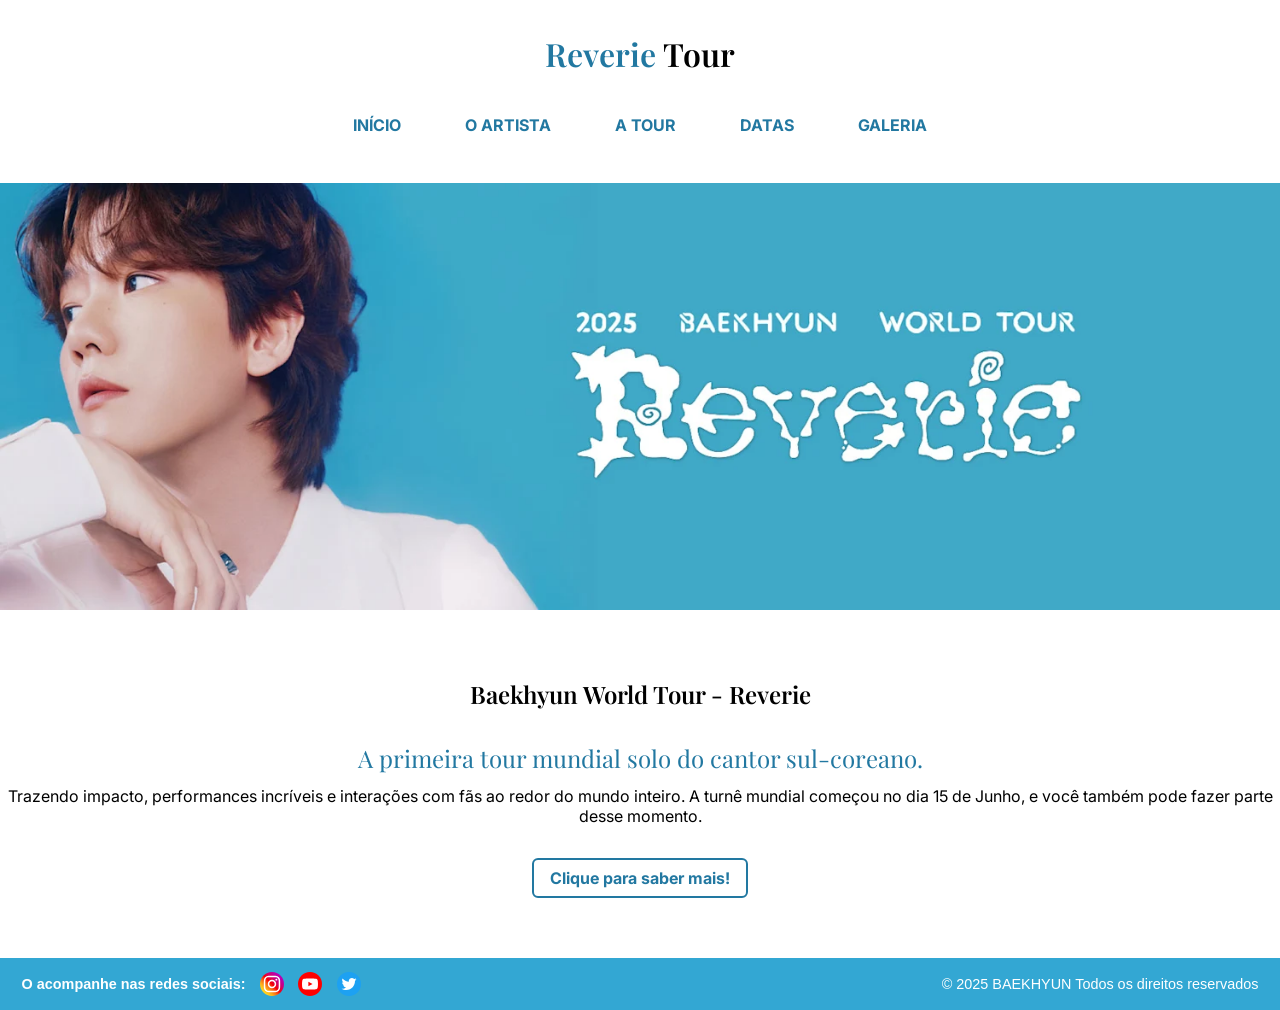
<file: index.html>
<!DOCTYPE html>
<html lang="pt-br">
<head>
  <meta charset="UTF-8">
  <meta name="viewport" content="width=device-width, initial-scale=1.0">
  <link href="https://fonts.googleapis.com/css2?family=Inter:wght@100..900&family=Playfair+Display:wght@400..900&display=swap" rel="stylesheet">
  <title>Baekhyun Tour</title>
  <link rel="stylesheet" href="./css/main.css">

</head>
<body>
  <header class="cabecalho">
    <!-- PRIMEIRO BLOCO: menu hamburguer + título -->
    <div class="container">
      <input type="checkbox" id="menu" class="container_botao">
      <label for="menu" class="container_rotulo">
        <span class="nav_bar_menu_hamburguer container_imagem"></span>
      </label>

      <!-- Menu lateral -->
      <ul class="lista_menu">
        <li class="lista_menu_titulo">Categorias</li>
        <li class="lista_menu_item"><a href="#" class="lista_menu_link">Início</a></li>
        <li class="lista_menu_item"><a href="artista.html" class="lista_menu_link">O Artista</a></li>
        <li class="lista_menu_item"><a href="tour.html" class="lista_menu_link">A Tour</a></li>
        <li class="lista_menu_item"><a href="datas.html" class="lista_menu_link">Datas</a></li>
        <li class="lista_menu_item"><a href="galeria.html" class="lista_menu_link">Galeria</a></li>
      </ul>

      <h2 class="container_titulo"><span class="container_titulo_destaque">Reverie</span> Tour</h2>
    </div>

    <!-- SEGUNDO BLOCO: opções do menu no desktop -->
    <div class="opcoes">
      <input type="checkbox" id="opcoes_menu" class="opcoes_botao">
      <label for="opcoes_menu" class="opcoes_rotulo">Categorias</label>

      <ul class="lista_menu">
        <li class="lista_menu_item"><a href="#" class="lista_menu_link">Início</a></li>
        <li class="lista_menu_item"><a href="artista.html" class="lista_menu_link">O Artista</a></li>
        <li class="lista_menu_item"><a href="tour.html" class="lista_menu_link">A Tour</a></li>
        <li class="lista_menu_item"><a href="datas.html" class="lista_menu_link">Datas</a></li>
        <li class="lista_menu_item"><a href="galeria.html" class="lista_menu_link">Galeria</a></li>
      </ul>

      <a href="datas.html" class="opcoes_link">Comprar</a>
    </div>

    <!-- TERCEIRO BLOCO: ícone de compras -->
    <div class="container">
      <a href="datas.html" class="container_link">
        <img src="./recursos/imagens/compras.svg" alt="Minhas compras" class="container_imagem">
        <p class="container_texto">Comprar Ingressos</p>
      </a>
    </div>
  </header>

  <main>
    <section id="hero">
      <div class="container_hero">
        <div class="img_hero">
          <img src="./recursos/imagens/hero-section-baekhyun.webp" alt="Banner da tour do Baekhyun" class="img_hero_imagem">
        </div>
        <div class="info_hero">
          <h1 class="titulo_hero">Baekhyun World Tour - Reverie</h1>
          <h2 class="subtitulo_hero">A primeira tour mundial solo do cantor sul-coreano.</h2>
          <p class="p_hero">Trazendo impacto, performances incríveis e interações com fãs ao redor do mundo inteiro. A turnê mundial começou no dia 15 de Junho, e você também pode fazer parte desse momento.</p>
            <div class="hero_saber_mais">
                <a href="tour.html" class="link_hero">Clique para saber mais!</a>
            </div>
        </div>
      </div>
    </section>
  </main>

  <footer>
    <div class="footer_container">
      <div class="footer_container_redes">
        <p>O acompanhe nas redes sociais:</p>
        <a href="https://www.instagram.com/baekhyunee_exo/" target="_blank">
          <img src="./recursos/imagens/icone-instagram.svg" alt="Ícone Instagram" width="24" height="24">
        </a>
        <a href="https://www.youtube.com/@INB100_official" target="_blank">
          <img src="./recursos/imagens/icone-youtube.svg" alt="Ícone YouTube" width="24" height="24">
        </a>
        <a href="https://x.com/BAEKHYUN_INB100" target="_blank">
          <img src="./recursos/imagens/icone-twitter.svg" alt="Ícone Twitter" width="24" height="24">
        </a>
      </div>
      <div class="footer_container_direitos">
        <p>© 2025 BAEKHYUN Todos os direitos reservados</p>
      </div>
    </div>
  </footer>
</body>
</html>
</file>
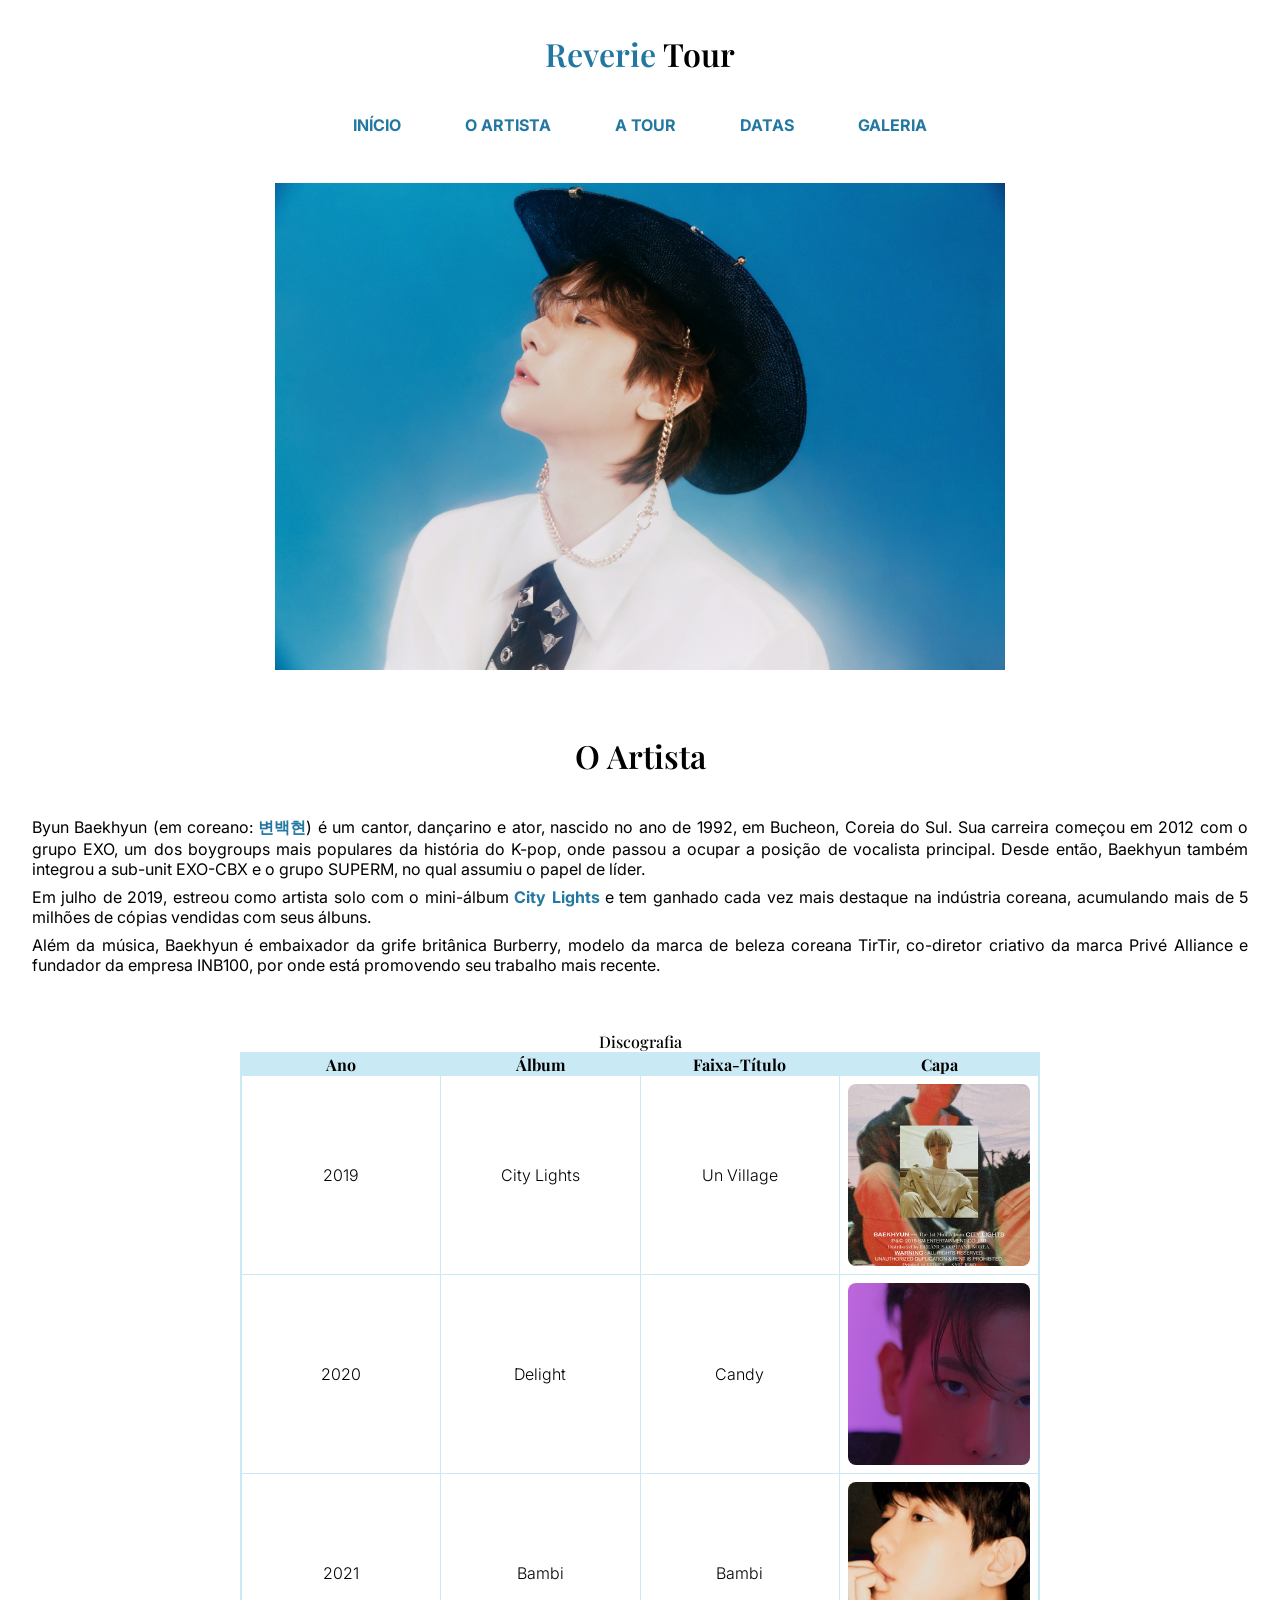
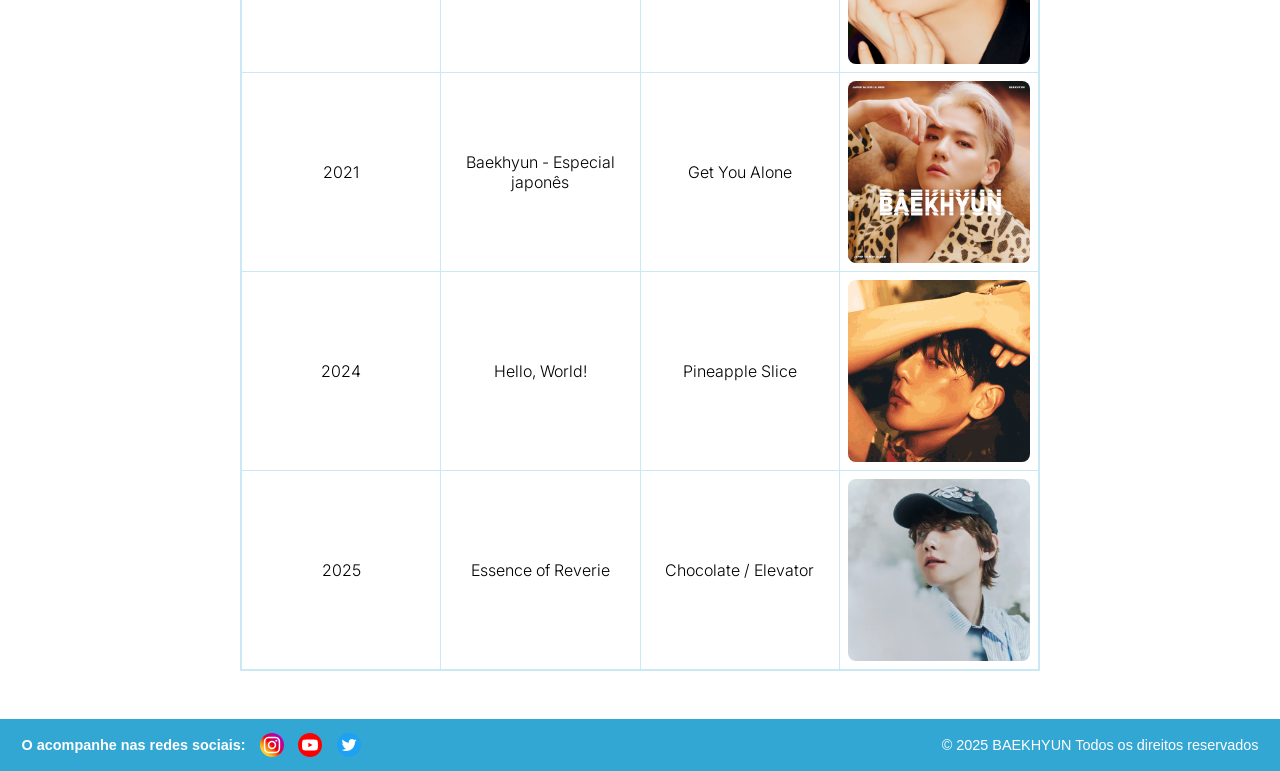
<file: artista.html>
<!DOCTYPE html>
<html lang="pt-br">
<head>
    <meta charset="UTF-8">
    <meta name="viewport" content="width=device-width, initial-scale=1.0">
    <link href="https://fonts.googleapis.com/css2?family=Inter:wght@100..900&family=Playfair+Display:wght@400..900&display=swap" rel="stylesheet">
    <title>Baekhyun Tour</title>
    <link rel="stylesheet" href="./css/main.css">
</head>
<body>
    <header class="cabecalho">
        <!-- PRIMEIRO BLOCO: menu hamburguer + título -->
        <div class="container">
            <input type="checkbox" id="menu" class="container_botao">
            <label for="menu" class="container_rotulo">
                <span class="nav_bar_menu_hamburguer container_imagem"></span>
            </label>

            <!-- Menu lateral -->
            <ul class="lista_menu">
                <li class="lista_menu_titulo">Categorias</li>
                <li class="lista_menu_item"><a href="index.html" class="lista_menu_link">Início</a></li>
                <li class="lista_menu_item"><a href="artista.html" class="lista_menu_link">O Artista</a></li>
                <li class="lista_menu_item"><a href="tour.html" class="lista_menu_link">A Tour</a></li>
                <li class="lista_menu_item"><a href="datas.html" class="lista_menu_link">Datas</a></li>
                <li class="lista_menu_item"><a href="galeria.html" class="lista_menu_link">Galeria</a></li>
            </ul>

            <h2 class="container_titulo"><span class="container_titulo_destaque">Reverie</span> Tour</h2>
        </div>

        <!-- SEGUNDO BLOCO: opções do menu no desktop -->
        <div class="opcoes">
            <input type="checkbox" id="opcoes_menu" class="opcoes_botao">
            <label for="opcoes_menu" class="opcoes_rotulo">Categorias</label>

            <ul class="lista_menu">
                <li class="lista_menu_item"><a href="index.html" class="lista_menu_link">Início</a></li>
                <li class="lista_menu_item"><a href="artista.html" class="lista_menu_link">O Artista</a></li>
                <li class="lista_menu_item"><a href="tour.html" class="lista_menu_link">A Tour</a></li>
                <li class="lista_menu_item"><a href="datas.html" class="lista_menu_link">Datas</a></li>
                <li class="lista_menu_item"><a href="galeria.html" class="lista_menu_link">Galeria</a></li>
            </ul>

            <a href="datas.html" class="opcoes_link">Comprar</a>
        </div>

        <!-- TERCEIRO BLOCO: ícone de compras -->
        <div class="container">
            <a href="datas.html" class="container_link">
                <img src="./recursos/imagens/compras.svg" alt="Minhas compras" class="container_imagem">
                <p class="container_texto">Comprar Ingressos</p>
            </a>
            </div>
    </header>
    <main>
        <div class="container_artista">
            <img src="./recursos/imagens/img-baekhyun-pag-artista.jpg" alt="Foto conceitual do artista Baekhyun usando um chapéu"  class="img_pag_artista">
            <h1 id="titulo_artista">O Artista</h1>
            <p>Byun Baekhyun (em coreano: <span class="destaque_texto_artista">변백현</span>) é um cantor, dançarino e ator, nascido no ano de 1992, em Bucheon, Coreia do Sul. Sua carreira começou em 2012 com o grupo EXO, um dos boygroups mais populares da história do K-pop, onde passou a ocupar a posição de vocalista principal. Desde então, Baekhyun também integrou a sub-unit EXO-CBX e o grupo SUPERM, no qual assumiu o papel de líder.</p>
            <p>Em julho de 2019, estreou como artista solo com o mini-álbum <span class="destaque_texto_artista">City Lights</span> e tem ganhado cada vez mais destaque na indústria coreana, acumulando mais de 5 milhões de cópias vendidas com seus álbuns.</p>
            <p>Além da música, Baekhyun é embaixador da grife britânica Burberry, modelo da marca de beleza coreana TirTir, co-diretor criativo da marca Privé Alliance e fundador da empresa INB100, por onde está promovendo seu trabalho mais recente.</p>
        </div>

        <div class="container_tabela">
            <table class="discografia_baekhyun">
                <caption id="legenda_discografia">Discografia</caption>
                <thead class="titulos_tabela">
                    <tr>
                        <th>Ano</th>
                        <th>Álbum</th>
                        <th>Faixa-Título</th>
                        <th>Capa</th>
                    </tr>
                </thead>
                <tbody>
                    <tr class="linha_tabela">
                        <td>2019</td>
                        <td>City Lights</td>
                        <td>Un Village</td>
                        <td class=tabela_capa><img src="./recursos/imagens/city-lights-capa.png" alt="Capa do álbum City Lights" width="100"></td>
                    </tr>
                    <tr class="linha_tabela">
                        <td>2020</td>
                        <td>Delight</td>
                        <td>Candy</td>
                        <td class="tabela_capa"><img src="./recursos/imagens/delight-capa.jpg" alt="Capa do álbum Delight" width="100"></td>
                    </tr>
                    <tr class="linha_tabela">
                        <td>2021</td>
                        <td>Bambi</td>
                        <td>Bambi</td>
                        <td class="tabela_capa"><img src="./recursos/imagens/bambi-capa.png" alt="Capa do álbum Bambi" width="100"></td>
                    </tr>
                    <tr class="linha_tabela">
                        <td>2021</td>
                        <td>Baekhyun - Especial japonês</td>
                        <td>Get You Alone</td>
                        <td class="tabela_capa"><img src="./recursos/imagens/baekhyun-jap-capa.png" alt="Capa do álbum japonês intitulado Baekhyun" width="100"></td>
                    </tr>
                    <tr class="linha_tabela">
                        <td>2024</td>
                        <td>Hello, World!</td>
                        <td>Pineapple Slice</td>
                        <td class="tabela_capa"><img src="./recursos/imagens/hello-world-capa.png" alt="Capa do álbum Hello, World!" width="100"></td>
                    </tr>
                    <tr class="linha_tabela">
                        <td>2025</td>
                        <td>Essence of Reverie</td>
                        <td>Chocolate / Elevator</td>
                        <td class="tabela_capa"><img src="./recursos/imagens/essence-reverie-capa.webp" alt="Capa do álbum Essence of Reverie" width="100"></td>
                    </tr>
                </tbody>
            </table>
        </div>
    </main>
    <footer>
        <div class="footer_container">
            <div class="footer_container_redes">
                <p>O acompanhe nas redes sociais:</p>
                <a href="https://www.instagram.com/baekhyunee_exo/" target="_blank">
                <img src="./recursos/imagens/icone-instagram.svg" alt="Ícone Instagram" width="24" height="24">
                </a>
                <a href="https://www.youtube.com/@INB100_official" target="_blank">
                <img src="./recursos/imagens/icone-youtube.svg" alt="Ícone YouTube" width="24" height="24">
                </a>
                <a href="https://x.com/BAEKHYUN_INB100" target="_blank">
                <img src="./recursos/imagens/icone-twitter.svg" alt="Ícone Twitter" width="24" height="24">
                </a>
            </div>
            <div class="footer_container_direitos">
                <p>© 2025 BAEKHYUN Todos os direitos reservados</p>
            </div>
        </div>
    </footer>
</body>
</html>
</file>
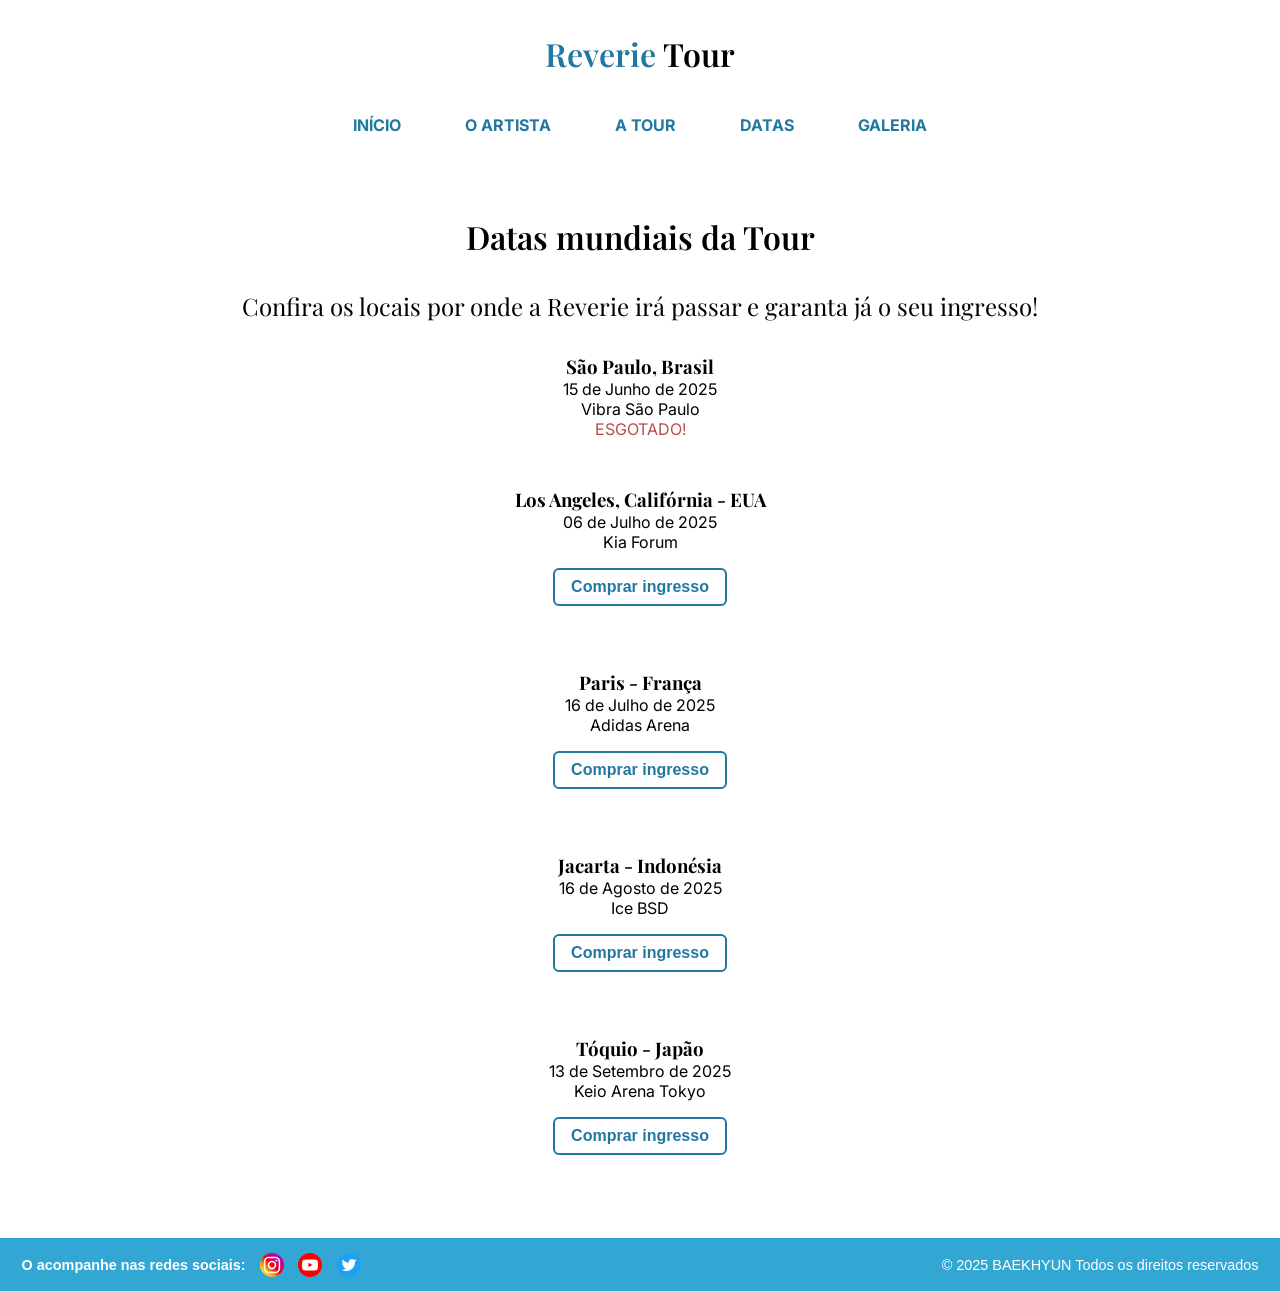
<file: datas.html>
<!DOCTYPE html>
<html lang="pt-br">
<head>
    <meta charset="UTF-8">
    <meta name="viewport" content="width=device-width, initial-scale=1.0">
    <link href="https://fonts.googleapis.com/css2?family=Inter:wght@100..900&family=Playfair+Display:wght@400..900&display=swap" rel="stylesheet">
    <title>Baekhyun Tour</title>
    <link rel="stylesheet" href="./css/main.css">
    <script src="./js/datas.js" defer></script>
</head>
<body>
    <header class="cabecalho">
        <!-- PRIMEIRO BLOCO: menu hamburguer + título -->
        <div class="container">
            <input type="checkbox" id="menu" class="container_botao">
            <label for="menu" class="container_rotulo">
                <span class="nav_bar_menu_hamburguer container_imagem"></span>
            </label>

            <!-- Menu lateral -->
            <ul class="lista_menu">
                <li class="lista_menu_titulo">Categorias</li>
                <li class="lista_menu_item"><a href="index.html" class="lista_menu_link">Início</a></li>
                <li class="lista_menu_item"><a href="artista.html" class="lista_menu_link">O Artista</a></li>
                <li class="lista_menu_item"><a href="tour.html" class="lista_menu_link">A Tour</a></li>
                <li class="lista_menu_item"><a href="datas.html" class="lista_menu_link">Datas</a></li>
                <li class="lista_menu_item"><a href="galeria.html" class="lista_menu_link">Galeria</a></li>
            </ul>

            <h2 class="container_titulo"><span class="container_titulo_destaque">Reverie</span> Tour</h2>
        </div>

        <!-- SEGUNDO BLOCO: opções do menu no desktop -->
        <div class="opcoes">
            <input type="checkbox" id="opcoes_menu" class="opcoes_botao">
            <label for="opcoes_menu" class="opcoes_rotulo">Categorias</label>

            <ul class="lista_menu">
                <li class="lista_menu_item"><a href="index.html" class="lista_menu_link">Início</a></li>
                <li class="lista_menu_item"><a href="artista.html" class="lista_menu_link">O Artista</a></li>
                <li class="lista_menu_item"><a href="tour.html" class="lista_menu_link">A Tour</a></li>
                <li class="lista_menu_item"><a href="datas.html" class="lista_menu_link">Datas</a></li>
                <li class="lista_menu_item"><a href="galeria.html" class="lista_menu_link">Galeria</a></li>
            </ul>

            <a href="datas.html" class="opcoes_link">Comprar</a>
        </div>

        <!-- TERCEIRO BLOCO: ícone de compras -->
        <div class="container">
            <a href="datas.html" class="container_link">
                <img src="./recursos/imagens/compras.svg" alt="Minhas compras" class="container_imagem">
                <p class="container_texto">Comprar Ingressos</p>
            </a>
        </div>
    </header>
    <main>
        <h1>Datas mundiais da Tour</h1>
        <h2>Confira os locais por onde a Reverie irá passar e garanta já o seu ingresso!</h2>
        <div class="container_datas">
            <div class="card_datas">
                <h3>São Paulo, Brasil</h3>
                <time datetime="2025-06-15">15 de Junho de 2025</time>
                <p>Vibra São Paulo</p>
                <p><span class="status_esgotado">ESGOTADO!</span></p>
            </div>
            <div class="card_datas">
                <h3>Los Angeles, Califórnia - EUA</h3>
                <time datetime="2025-07-06">06 de Julho de 2025</time>
                <p>Kia Forum</p>
                <button class="botao_ingresso">Comprar ingresso</button>
            </div>
            <div class="card_datas">
                <h3>Paris - França</h3>
                <time datetime="2025-07-16">16 de Julho de 2025</time>
                <p>Adidas Arena</p>
                <button class="botao_ingresso">Comprar ingresso</button>
            </div>
            <div class="card_datas">
                <h3>Jacarta - Indonésia</h3>
                <time datetime="2025-08-16">16 de Agosto de 2025</time>
                <p>Ice BSD</p>
                <button class="botao_ingresso">Comprar ingresso</button>
            </div>
            <div class="card_datas">
                <h3>Tóquio - Japão</h3>
                <time datetime="2025-09-13">13 de Setembro de 2025</time>
                <p>Keio Arena Tokyo</p>
                <button class="botao_ingresso">Comprar ingresso</button>
            </div>
        </div>
        <form class="formulario_ingresso" id="form_ingresso">
            <fieldset class="infos_pessoais">
            <legend>Informações Pessoais</legend>
                <div>
                    <label for="nome">Nome</label>
                    <input type="text" name="nome" id="nome" autocomplete="name" required placeholder="Nome Completo">
                </div>
            
                <div>
                    <label for="email">Email</label>
                    <input type="email" name="email" id="email" autocomplete="email" required placeholder="seuemail@email.com">
                </div>
                
                <div>
                    <label for="telefone">Telefone</label>
                    <input type="tel" name="telefone" id="telefone" autocomplete="tel" required placeholder="(99) 99999-9999">
                </div>
            </fieldset>

            <fieldset>
            <legend>Detalhes da Compra</legend>

            <div>
                <label for="cidade">Cidade</label>
                <select id="cidade" required>
                    <option value="" disabled selected>Selecione..</option>
                    <option>Los Angeles</option>
                    <option>Paris</option>
                    <option>Jacarta</option>
                    <option>Tóquio</option>
                    <option disabled>São Paulo</option>
                </select>
            </div>

                <div>
                    <p>Tipo de Ingresso -<p>

                    <label for="ingresso_plateia">Plateia:</label>
                    <input type="radio" name="ingresso" id="ingresso_plateia" value="plateia" required>

                    <label for="ingresso_camarote">Camarote:</label>
                    <input type="radio" name="ingresso" id="ingresso_camarote" value="camarote">

                    <label for="ingresso_pista">Pista:</label>
                    <input type="radio" name="ingresso" id="ingresso_pista" value="pista">

                    <label for="ingresso_vip">VIP:</label>
                    <input type="radio" name="ingresso" id="ingresso_vip" value="vip">
                </div>

                <div>
                    <label for="qtd_ingressos">Quantidade de Ingressos</label>
                    <input type="number" name="qtd_ingressos" id="qtd_ingressos" min="1" max="3" required>
                </div>

                <div class="resumo_valor">
                  <p id="valor_unitario">Valor por ingresso: R$</p>
                  <p id="valor_total">Total a pagar: R$</p>
                </div> 
            </fieldset>

            <fieldset>
            <legend>Pagamento</legend>
                <div>
                    <label for="forma_pagamento">Forma de pagamento pretendida</label>
                    <select id="forma_pagamento" required>
                        <option value="" disabled selected>Selecione..</option>
                        <option>Pix</option>
                        <option>Cartão de Crédito</option>
                        <option>Cartão de Débito</option>
                        <option>Boleto</option>
                    </select>
                </div>
                <button type="submit">Comprar</button>
                <button type="reset">Limpar campo</button>
                <div>
                    <button type="button" class="botao_fechar_formulario">Fechar</button>
                </div>
            </fieldset>
        </form>
    </main>
    <footer>
        <div class="footer_container">
            <div class="footer_container_redes">
                <p>O acompanhe nas redes sociais:</p>
                <a href="https://www.instagram.com/baekhyunee_exo/" target="_blank"><img src="./recursos/imagens/icone-instagram.svg" alt="Icone instagram" width="24" height="24"></a>
                <a href="https://www.youtube.com/@INB100_official" target="_blank"><img src="./recursos/imagens/icone-youtube.svg" alt="Icone youtube" width="24" height="24"></a>
                <a href="https://x.com/BAEKHYUN_INB100" target="_blank"><img src="./recursos/imagens/icone-twitter.svg" alt="Icone twitter" width="24" height="24"></a>
            </div>
            <div class="footer_container_direitos">
                <p>© 2025 BAEKHYUN Todos os direitos reservados</p>
            </div>
        </div>
    </footer>
</body>
</html>
</file>
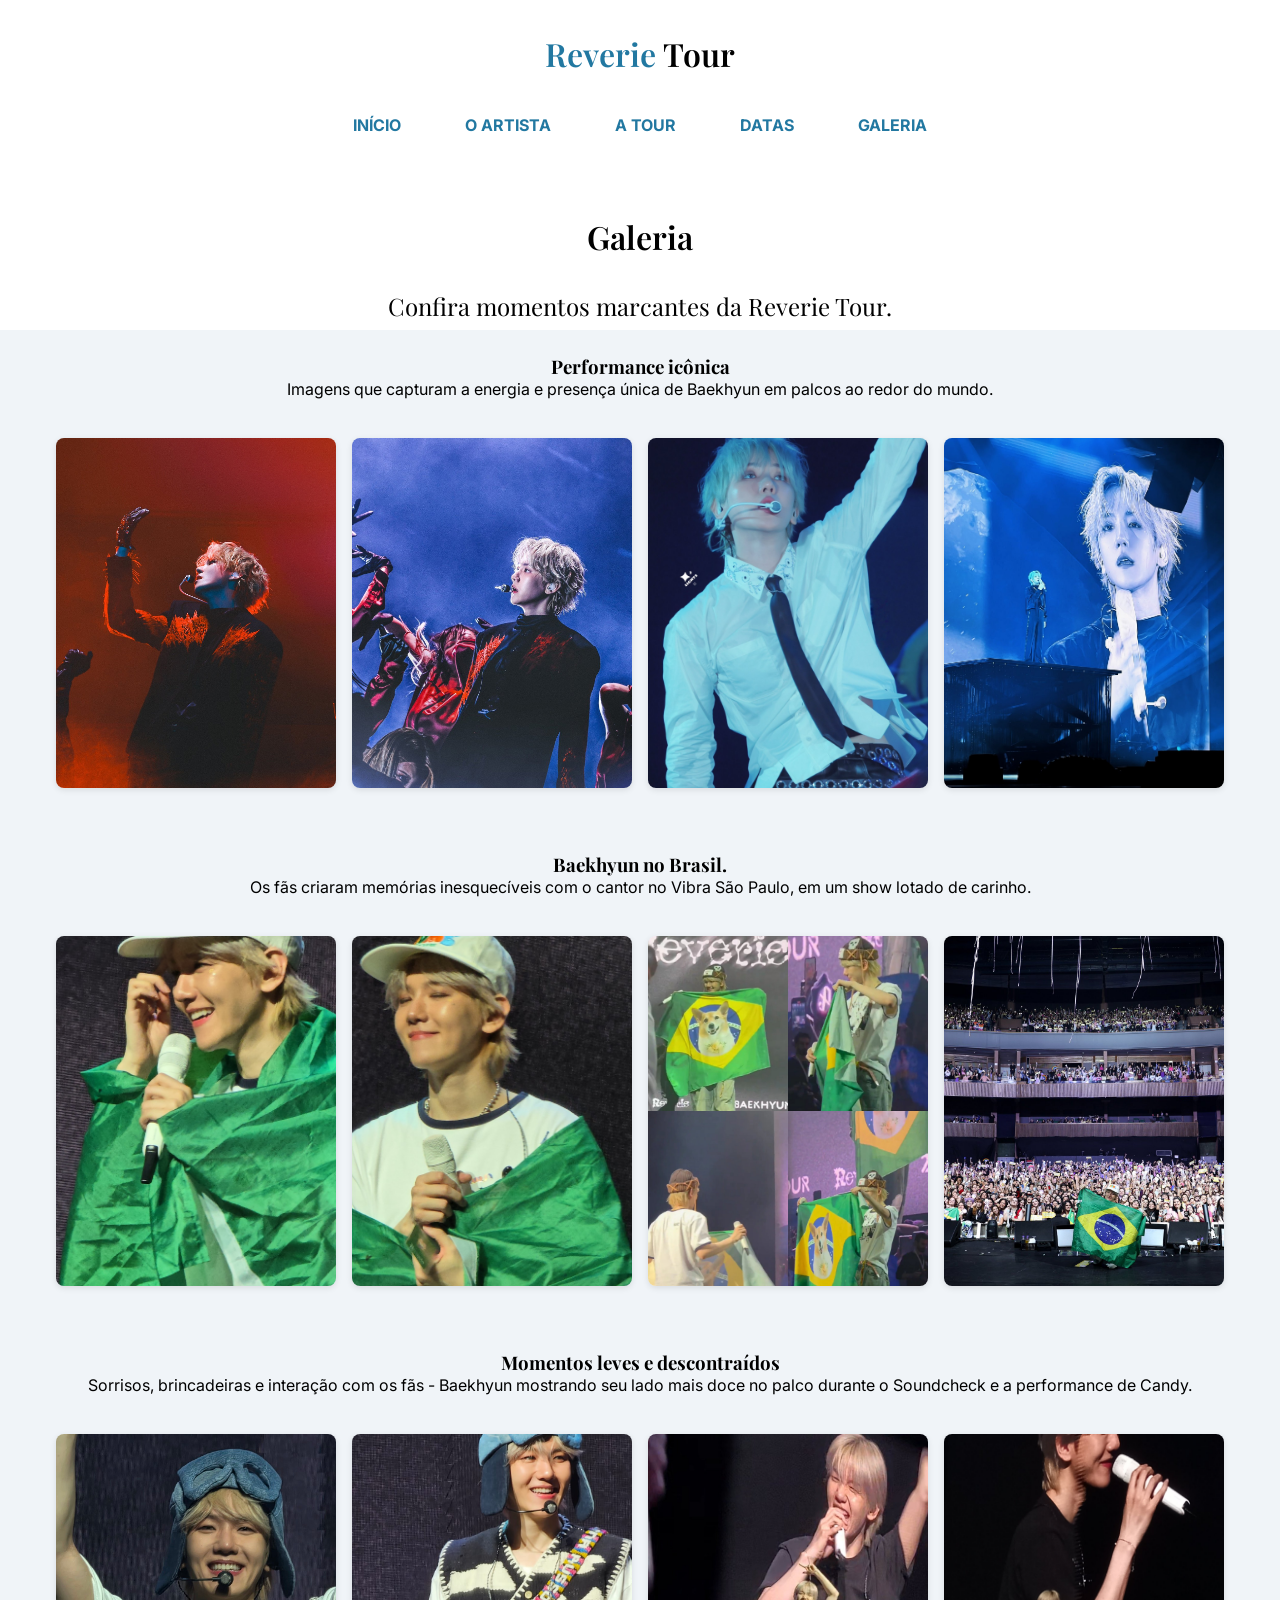
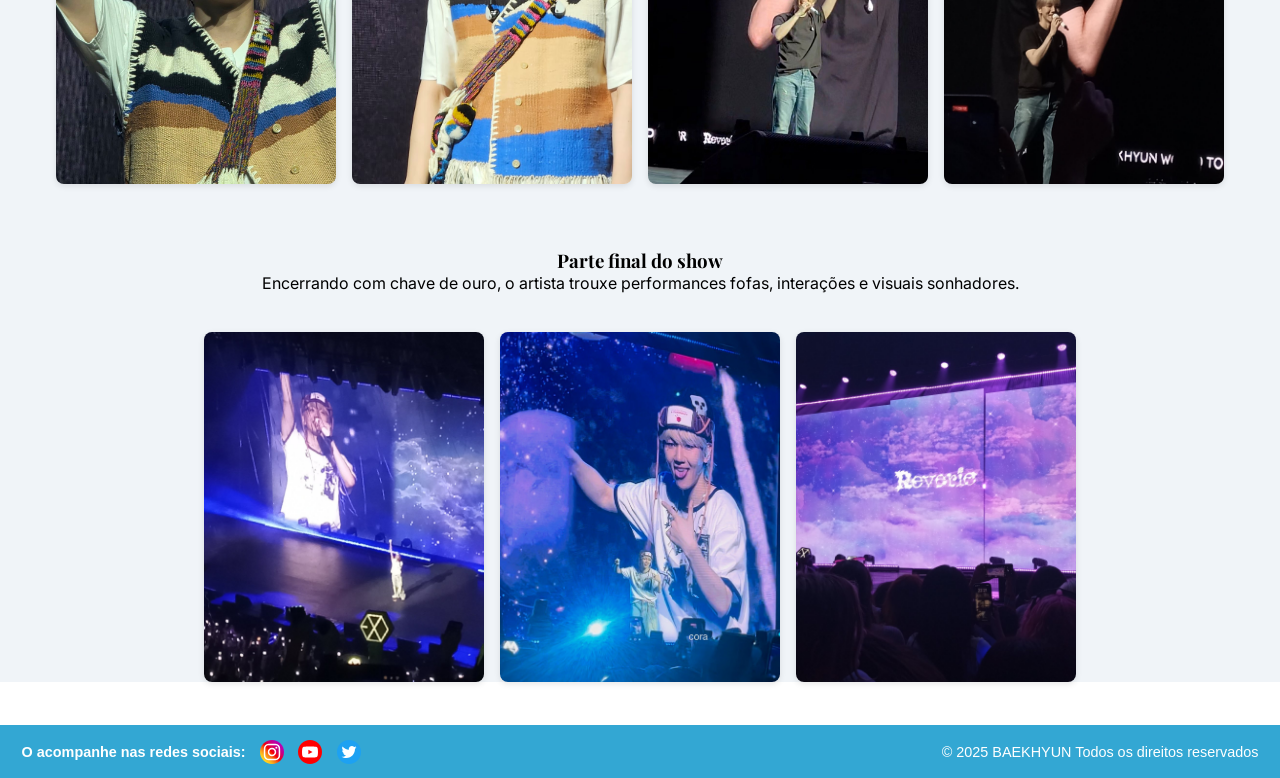
<file: galeria.html>
<!DOCTYPE html>
<html lang="pt-br">
<head>
    <meta charset="UTF-8">
    <meta name="viewport" content="width=device-width, initial-scale=1.0">
    <link href="https://fonts.googleapis.com/css2?family=Inter:wght@100..900&family=Playfair+Display:wght@400..900&display=swap" rel="stylesheet">
    <title>Baekhyun Tour</title>
    <link rel="stylesheet" href="./css/main.css">
</head>
<body>
    <header class="cabecalho">
        <!-- PRIMEIRO BLOCO: menu hamburguer + título -->
        <div class="container">
            <input type="checkbox" id="menu" class="container_botao">
            <label for="menu" class="container_rotulo">
                <span class="nav_bar_menu_hamburguer container_imagem"></span>
            </label>

            <!-- Menu lateral -->
            <ul class="lista_menu">
                <li class="lista_menu_titulo">Categorias</li>
                <li class="lista_menu_item"><a href="index.html" class="lista_menu_link">Início</a></li>
                <li class="lista_menu_item"><a href="artista.html" class="lista_menu_link">O Artista</a></li>
                <li class="lista_menu_item"><a href="tour.html" class="lista_menu_link">A Tour</a></li>
                <li class="lista_menu_item"><a href="datas.html" class="lista_menu_link">Datas</a></li>
                <li class="lista_menu_item"><a href="galeria.html" class="lista_menu_link">Galeria</a></li>
            </ul>

            <h2 class="container_titulo"><span class="container_titulo_destaque">Reverie</span> Tour</h2>
        </div>

        <!-- SEGUNDO BLOCO: opções do menu no desktop -->
        <div class="opcoes">
            <input type="checkbox" id="opcoes_menu" class="opcoes_botao">
            <label for="opcoes_menu" class="opcoes_rotulo">Categorias</label>

            <ul class="lista_menu">
                <li class="lista_menu_item"><a href="index.html" class="lista_menu_link">Início</a></li>
                <li class="lista_menu_item"><a href="artista.html" class="lista_menu_link">O Artista</a></li>
                <li class="lista_menu_item"><a href="tour.html" class="lista_menu_link">A Tour</a></li>
                <li class="lista_menu_item"><a href="datas.html" class="lista_menu_link">Datas</a></li>
                <li class="lista_menu_item"><a href="galeria.html" class="lista_menu_link">Galeria</a></li>
            </ul>

            <a href="datas.html" class="opcoes_link">Comprar</a>
        </div>

        <!-- TERCEIRO BLOCO: ícone de compras -->
        <div class="container">
            <a href="datas.html" class="container_link">
                <img src="./recursos/imagens/compras.svg" alt="Minhas compras" class="container_imagem">
                <p class="container_texto">Comprar Ingressos</p>
            </a>
        </div>
    </header>
    
    <main>
        <h1>Galeria</h1>
        <h2>Confira momentos marcantes da Reverie Tour.</h2>
        <div class="bloco_fotos">
            <div class="bloco_fotos_performance">
                <div class="descricao_imagens">
                    <h3>Performance icônica</h3>
                    <p>Imagens que capturam a energia e presença única de Baekhyun em palcos ao redor do mundo.</p>
                </div>
                <div class="imagens_performance">
                    <img src="./recursos/imagens/baekhyun-performance1.jpg" alt="Baekhyun durante a performance de Psycho">
                    <img src="./recursos/imagens/baekhyun-performance2.jpg" alt="Baekhyun durante a performance de Psycho">
                    <img src="./recursos/imagens/baekhyun-performance3.jpg" alt="Baekhyun durante a performance de Chocolate">
                    <img src="./recursos/imagens/baekhyun-performance4.jpg" alt="Baekhyun cantando Cold Heart">
                </div>
            </div>
            <div class="bloco_fotos_brasil">
                <div class=descricao_imagens>
                <h3>Baekhyun no Brasil.</h3>
                <p>Os fãs criaram memórias inesquecíveis com o cantor no Vibra São Paulo, em um show lotado de carinho.</p>
                </div>
                <div class="imagens_brasil">
                    <img src="./recursos/imagens/baekhyun-brasil1.jpg" alt="Baekhyun enrolado com a bandeira do Brasil sorrindo">
                    <img src="./recursos/imagens/baekhyun-brasil2.jpg" alt="Baekhyun enrolado com a bandeira do Brasil de olhos fechados">
                    <img src="./recursos/imagens/baekhyun-brasil3.jpg" alt="Baekhyun segurando a bandeira do Brasil com a cara do seu cachorro Mongryong">
                    <img src="./recursos/imagens/baekhyun-brasil4.jpg" alt="Baekhyun tirando foto com as fãs no Vibra São Paulo">
                </div>
            </div>
            <div class=bloco_fotos_descontraido>
                <div class="descricao_imagens">
                    <h3>Momentos leves e descontraídos</h3>
                    <p>Sorrisos, brincadeiras e interação com os fãs - Baekhyun mostrando seu lado mais doce no palco durante o Soundcheck e a performance de Candy.</p>
                </div>
                <div class="imagens_descontraido">
                    <img src="./recursos/imagens/baekhyun-sorrindo1.jpg" alt="Baekhyun com o look de Candy">
                    <img src="./recursos/imagens/baekhyun-sorrindo2.jpg" alt="Baekhyun com o look de Candy">
                    <img src="./recursos/imagens/baekhyun-sorrindo3.jpg" alt="Baekhyun no Soundcheck">
                    <img src="./recursos/imagens/baekhyun-sorrindo4.jpg" alt="Baekhyun no Soundcheck">
                </div>
            </div>
            <div class="bloco_fotos_fim_show">
                <div class="descricao_imagens">
                    <h3>Parte final do show</h3>
                    <p>Encerrando com chave de ouro, o artista trouxe performances fofas, interações e visuais sonhadores.</p>
                </div>
                <div class="imagens_fim_show">
                <img src="./recursos/imagens/baekhyun-fim-show.jpg" alt="Baekhyun cantando junto com a plateia">
                <img src="./recursos/imagens/baekhyun-fim-show2.jpg" alt="Baekhyun brincando com as fãs">
                <img src="./recursos/imagens/baekhyun-fim-show3.jpg" alt="Foto do telão no fim da Tour">
                </div>
            </div>
        </div>
    </main>
    <footer>
        <div class="footer_container">
            <div class="footer_container_redes">
                <p>O acompanhe nas redes sociais:</p>
                <a href="https://www.instagram.com/baekhyunee_exo/" target="_blank"><img src="./recursos/imagens/icone-instagram.svg" alt="Icone instagram" width="24" height="24"></a>
                <a href="https://www.youtube.com/@INB100_official" target="_blank"><img src="./recursos/imagens/icone-youtube.svg" alt="Icone youtube" width="24" height="24"></a>
                <a href="https://x.com/BAEKHYUN_INB100" target="_blank"><img src="./recursos/imagens/icone-twitter.svg" alt="Icone twitter" width="24" height="24"></a>
            </div>
            <div class="footer_container_direitos">
                <p>© 2025 BAEKHYUN Todos os direitos reservados</p>
            </div>
        </div>
    </footer>
</body>
</html>
</file>
<file: css/main.css>
@import url(./footer.css);
@import url(./header.css);
@import url(./hero.css);
@import url(./artista.css);
@import url(./tour.css);
@import url(./datas.css);
@import url(./galeria.css);

* {
    margin: 0;
    padding: 0;
}

:root {
  --azul-clarinho:#C9EAF5;
  --branco: #FFFFFF;
  --azul-escuro: #2278A1;
  --preto: #000000;
  --azul-celeste: #33A7D3;
  --hover-suave: #2A90BA;
  --branco-fundo-azul: #f0f4f8;
  --marrom-avermelhado: #B94E48;
  --cinza-bem-clarinho: #f4f4f4;
  --cinza-claro: #dddddd;
  --cinza-medio: #bbbbbb;
  --cinza-escuro: #333333;
}

html, body {
  font-family: 'Inter', sans-serif;
  font-weight: 400;
  font-size: 16px;
  scroll-behavior: smooth;
}
</file>
